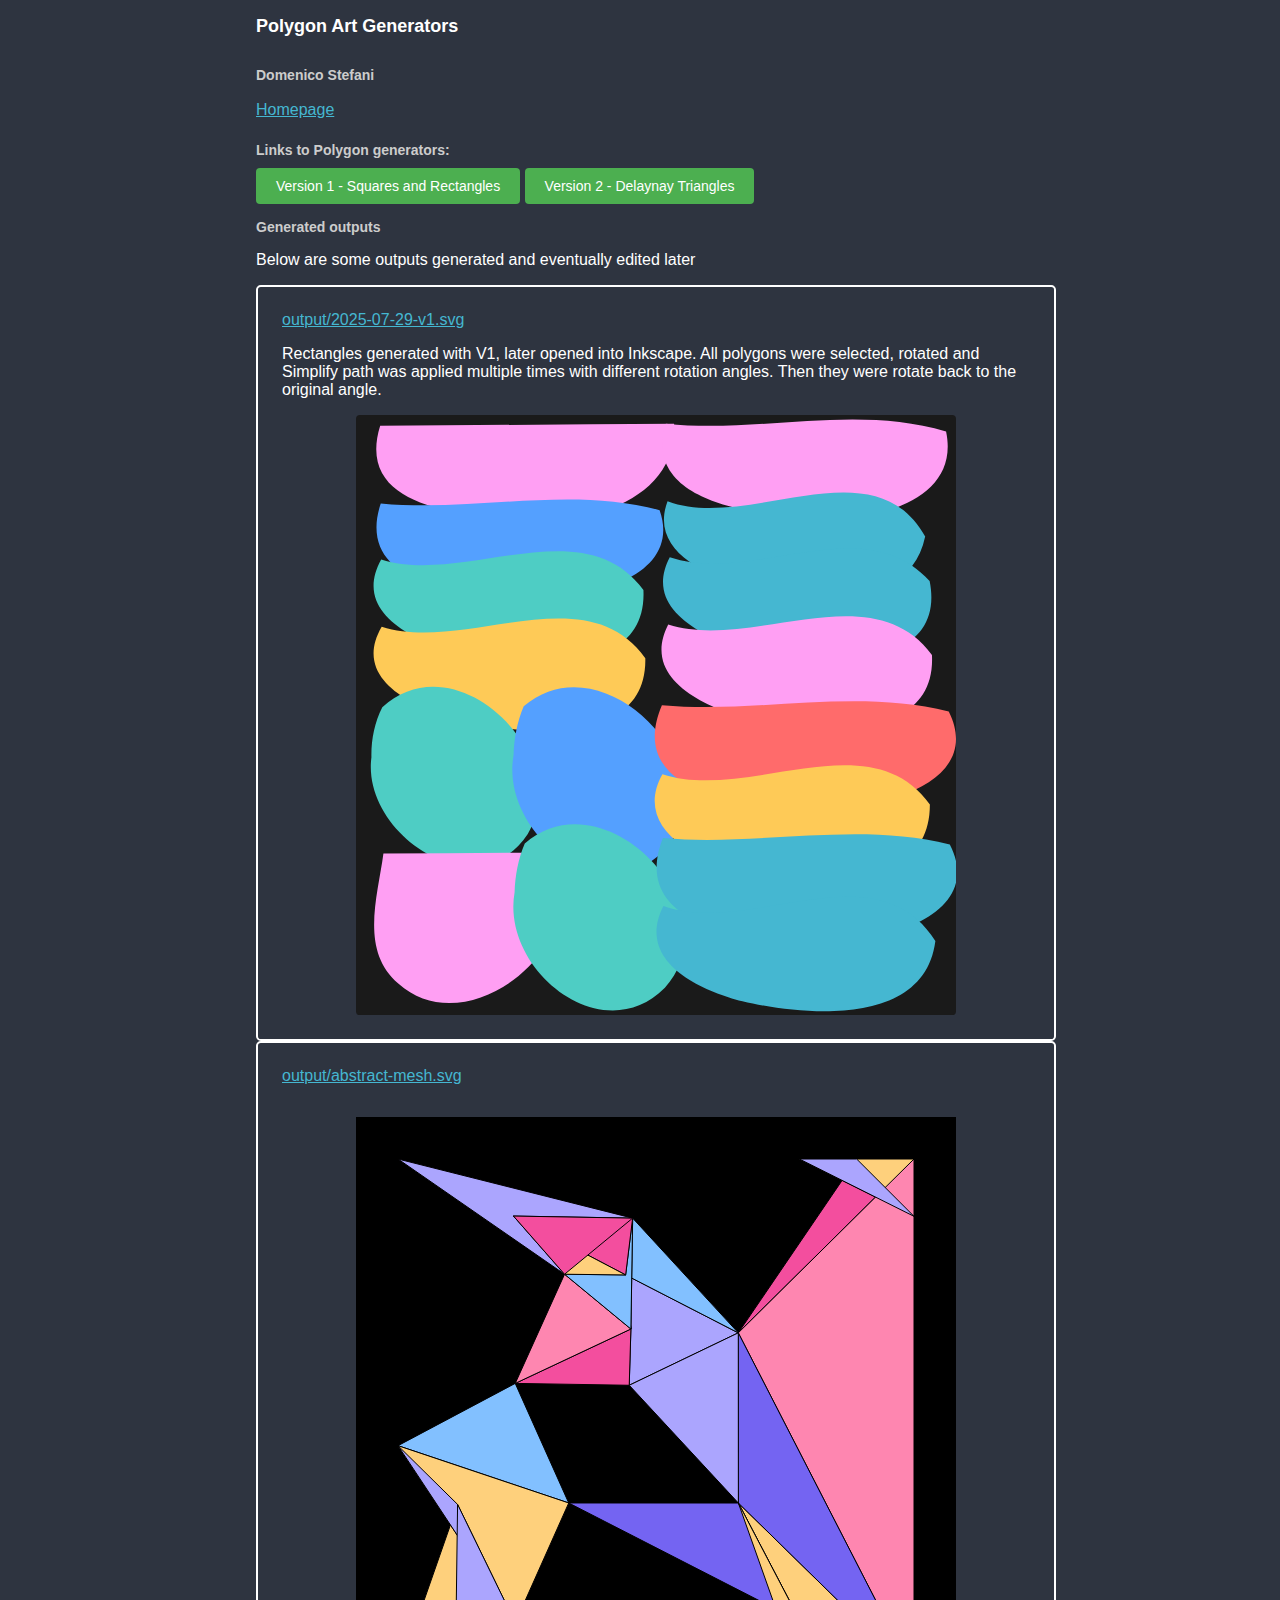
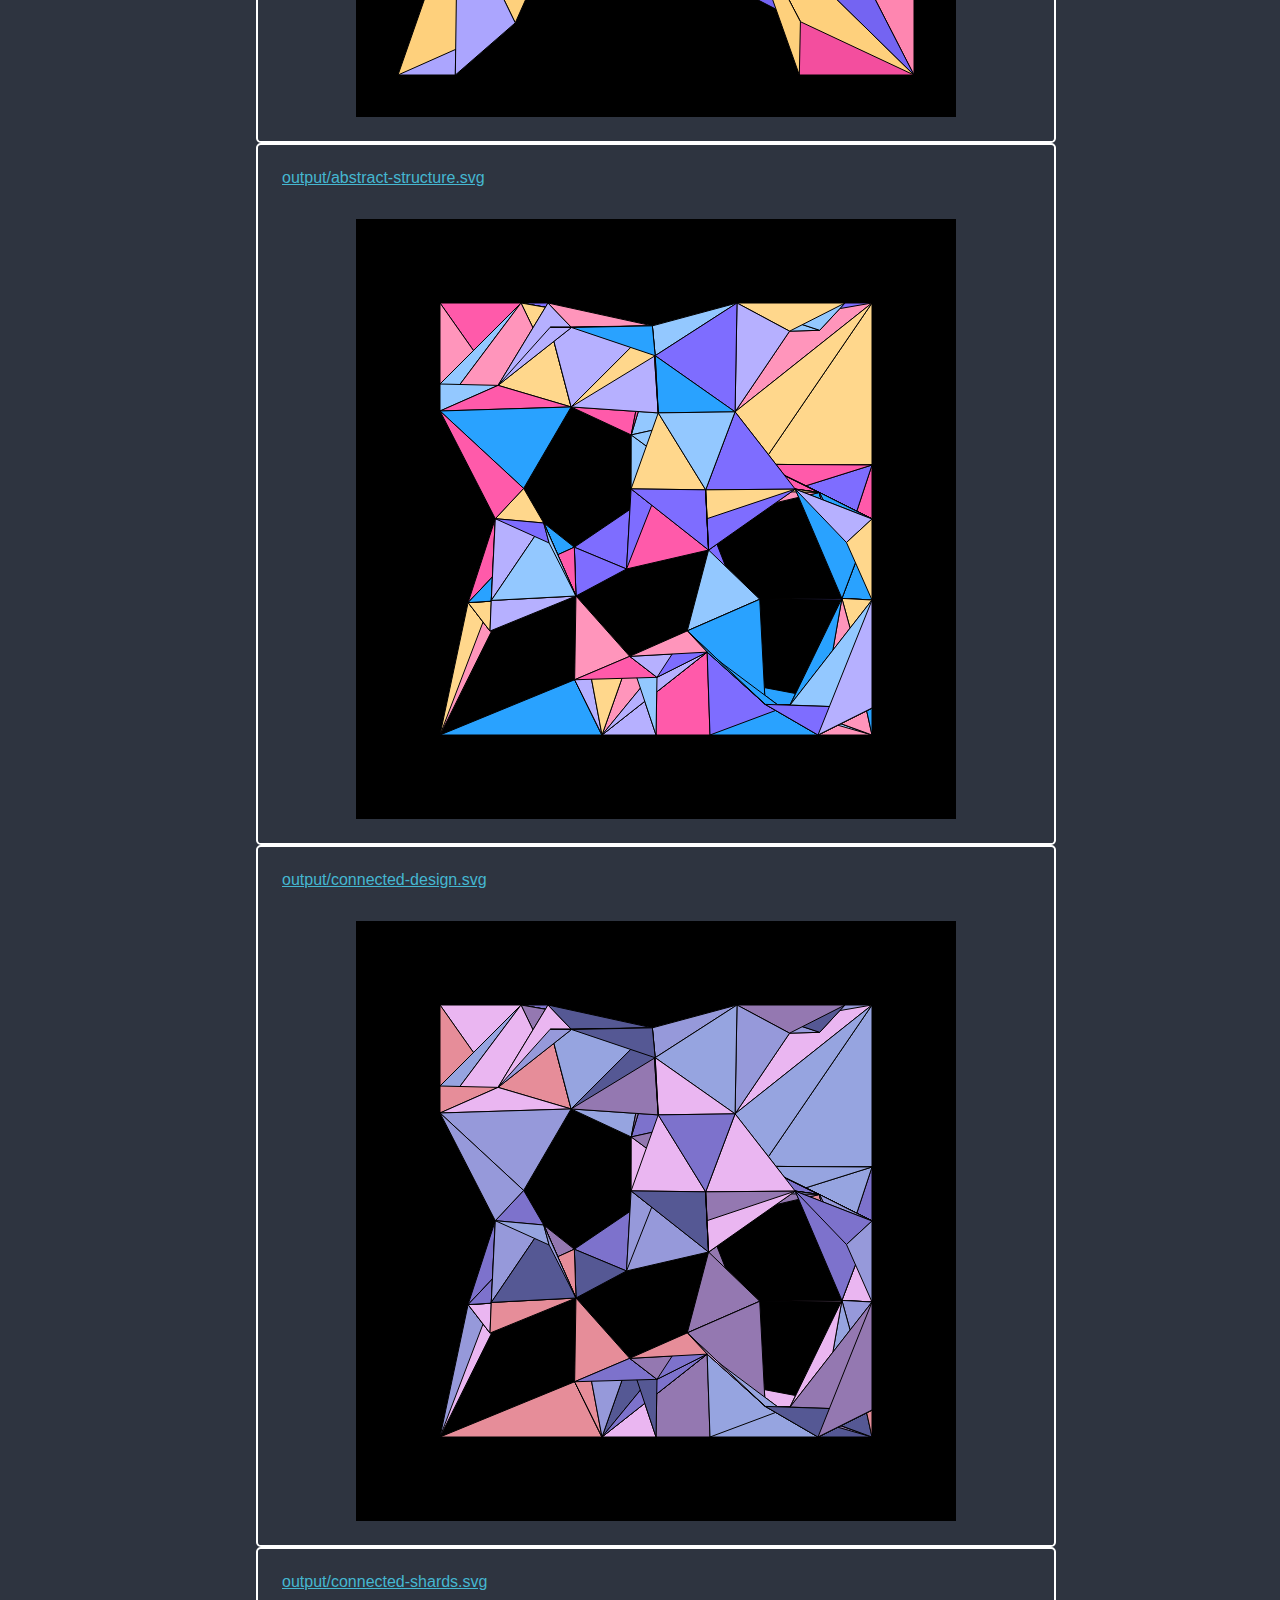
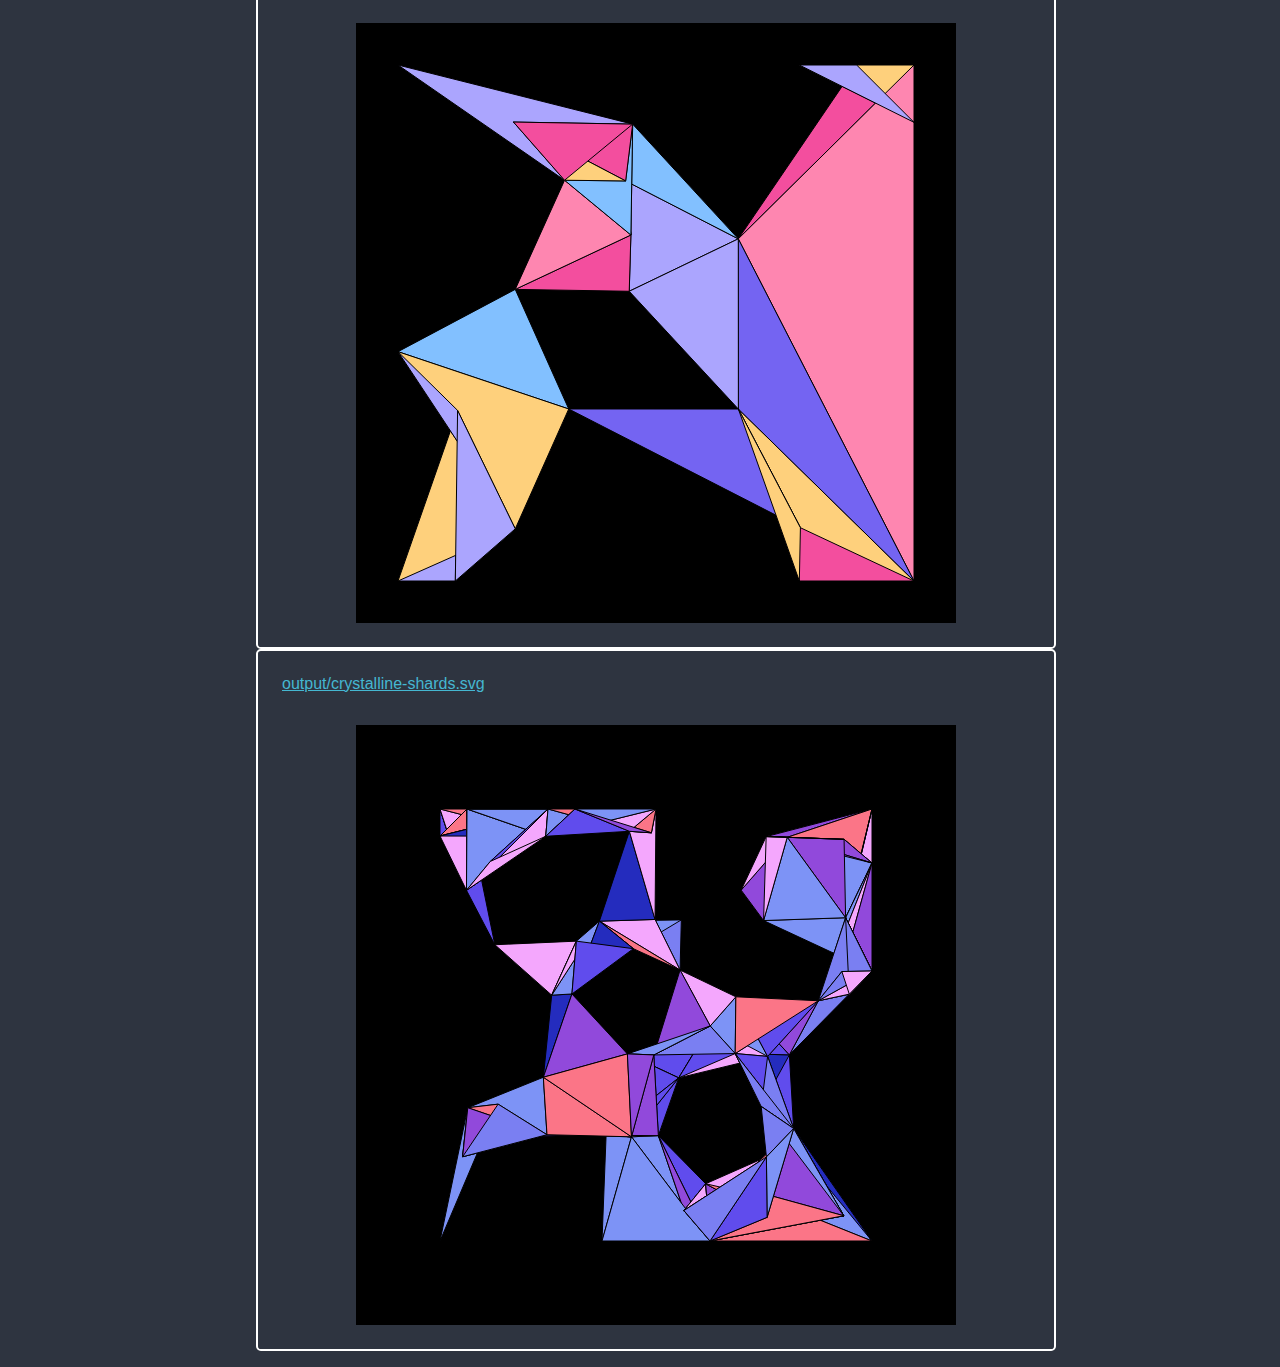
<file: index.html>
<!DOCTYPE html>
<html lang="en">
<head>
    <meta charset="UTF-8">
    <meta name="viewport" content="width=device-width, initial-scale=1.0">
    <title>Polygon Art Generators</title>
    <link rel="stylesheet" href="css/style.css">
</head>
<body>
    <div class="container">
        
        <h2>Polygon Art Generators</h2>
        <h3>Domenico Stefani</h3>
        <a href="https://www.domenicostefani.com/" style="margin: .5rem 0;" >Homepage</a>

        <h3>Links to Polygon generators:</h3>

        <div class="pages-list">
            <a href="v1-squares.html"><button>Version 1 - Squares and Rectangles</button></a>
            <a href="v2-polytriangles.html"><button>Version 2 - Delaynay Triangles</button></a>
        </div>  


            
        <div id="outputs">
            <h3>Generated outputs</h3>
            <p>Below are some outputs generated and eventually edited later</p>

            <div class="output-list">
                <div class="output-item">
                    <a href="output/2025-07-29-v1.svg">output/2025-07-29-v1.svg</a>
                    <p>Rectangles generated with V1, later opened into Inkscape. All polygons were selected, rotated and Simplify path was applied multiple times with different rotation angles. Then they were rotate back to the original angle.</p>
                    <img src="output/2025-07-29-v1.svg">

                </div>

                <!-- // output\abstract-mesh.svg -->
                <div class="output-item">
                    <a href="output/abstract-mesh.svg">output/abstract-mesh.svg</a>
                    <p></p>
                    <img src="output/abstract-mesh.svg">
                </div>  

                <!-- //output\abstract-structure.svg -->
                <div class="output-item">
                    <a href="output/abstract-structure.svg">output/abstract-structure.svg</a>
                    <p></p>
                    <img src="output/abstract-structure.svg">
                </div>

                <!-- output\connected-design.svg -->
                <div class="output-item">
                    <a href="output/connected-design.svg">output/connected-design.svg</a>
                    <p></p>
                    <img src="output/connected-design.svg">
                </div>  

                <!-- output\connected-shards.svg -->
                <div class="output-item">
                    <a href="output/connected-shards.svg">output/connected-shards.svg</a>
                    <p></p>
                    <img src="output/connected-shards.svg">
                </div>

                <!-- output\crystalline-shards.svg -->
                <div class="output-item">
                    <a href="output/crystalline-shards.svg">output/crystalline-shards.svg</a>
                    <p></p>
                    <img src="output/crystalline-shards.svg">
                </div>

            </div>

        </div>
            
    </div>


</body>
</html>
</file>
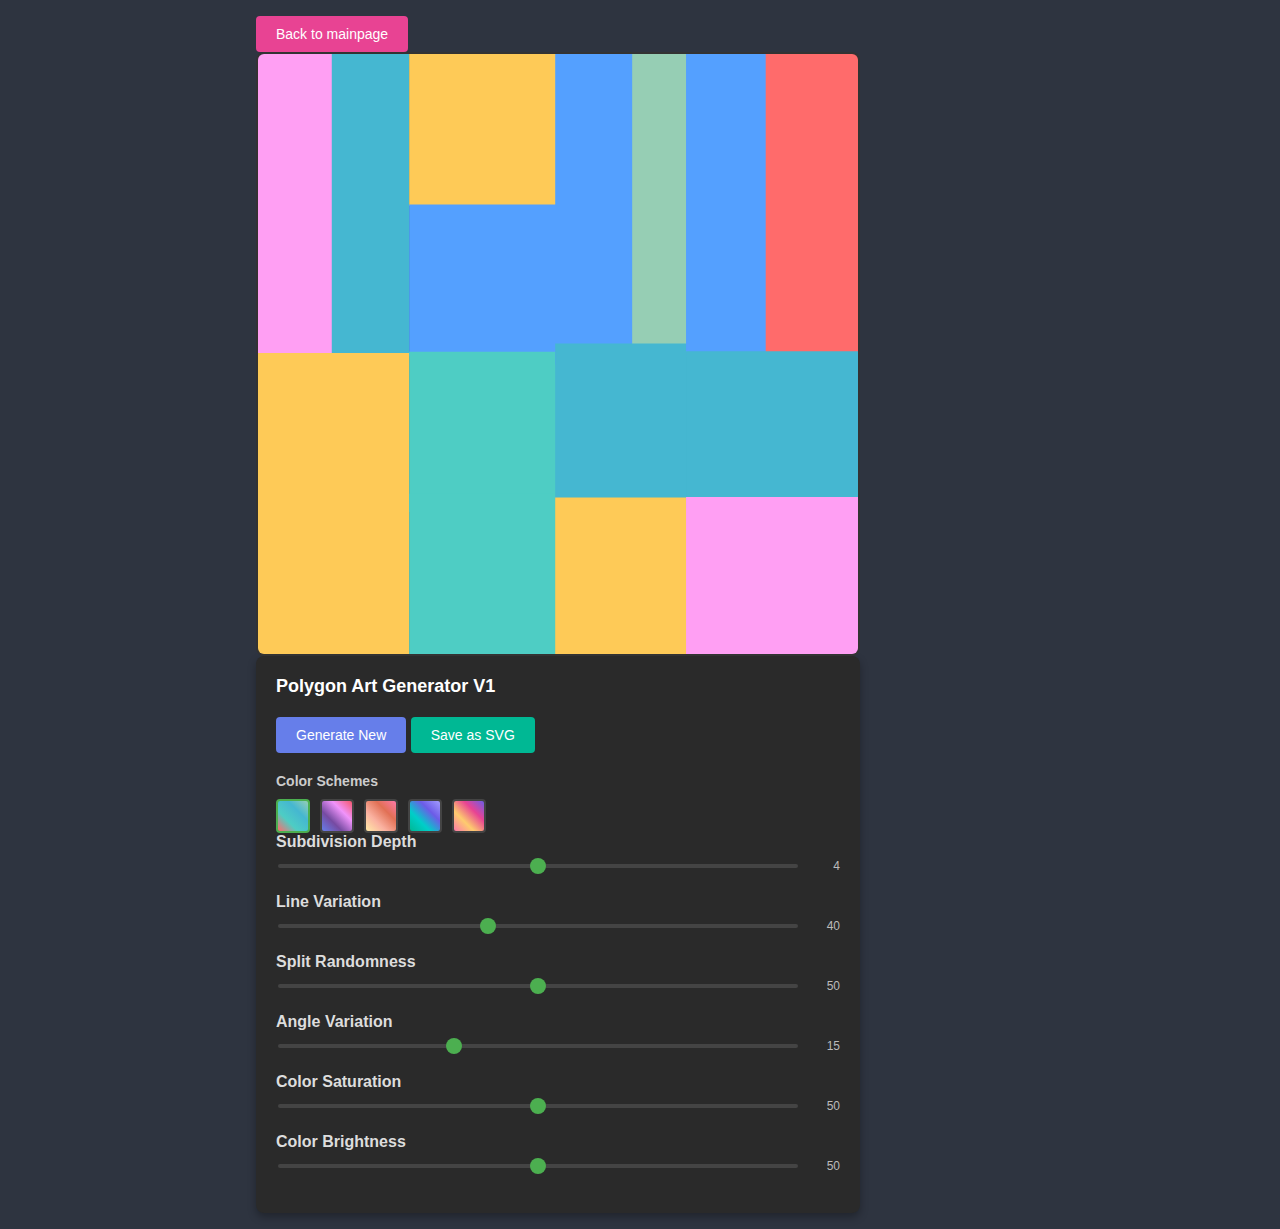
<file: v0-interface.html>
<!DOCTYPE html>
<html lang="en">
<head>
    <meta charset="UTF-8">
    <meta name="viewport" content="width=device-width, initial-scale=1.0">
    <title>Polygon Art Generator</title>
    <link rel="stylesheet" href="css/style.css">
</head>
<body>
    <div class="container">
        <div class="horver-flexbox">
            <a href="index.html"><button style="background-color: #e84393;">Back to mainpage</button></a>
        </div>
        <div class="horver-flexbox">
            <div class="canvas-container">
                <canvas id="artCanvas" width="600" height="600"></canvas>
            </div>
            
            <div class="controls">
                <h2>Polygon Art Generator V1</h2>

                <div class="control-group" style="margin-top: 20px;">
                    <button onclick="generateNew()" style="background-color: #667eea;">Generate New</button>
                    <button onclick="saveSVG()" style="background-color: #00b894;">Save as SVG</button>
                </div>

                <h3>Color Schemes</h3>
                <div class="color-preset">
                    <div class="color-btn active" data-scheme="vibrant" style="background: linear-gradient(45deg, #ff6b6b, #4ecdc4, #45b7d1, #96ceb4);"></div>
                    <div class="color-btn" data-scheme="cool" style="background: linear-gradient(45deg, #667eea, #764ba2, #f093fb, #f5576c);"></div>
                    <div class="color-btn" data-scheme="warm" style="background: linear-gradient(45deg, #ffeaa7, #fab1a0, #e17055, #fd79a8);"></div>
                    <div class="color-btn" data-scheme="nature" style="background: linear-gradient(45deg, #00b894, #00cec9, #6c5ce7, #a29bfe);"></div>
                    <div class="color-btn" data-scheme="sunset" style="background: linear-gradient(45deg, #fd79a8, #fdcb6e, #e84393, #6c5ce7);"></div>
                </div>
            
                <div class="control-group">
                    <label>Subdivision Depth</label>
                    <div class="slider-container">
                        <input type="range" id="subdivisionDepth" min="2" max="6" value="4">
                        <span class="value-display" id="subdivisionDepthValue">4</span>
                    </div>
                </div>
            
                <div class="control-group">
                    <label>Line Variation</label>
                    <div class="slider-container">
                        <input type="range" id="lineVariation" min="0" max="100" value="40">
                        <span class="value-display" id="lineVariationValue">40</span>
                    </div>
                </div>
            
                <div class="control-group">
                    <label>Split Randomness</label>
                    <div class="slider-container">
                        <input type="range" id="splitRandomness" min="10" max="90" value="50">
                        <span class="value-display" id="splitRandomnessValue">50</span>
                    </div>
                </div>
            
                <div class="control-group">
                    <label>Angle Variation</label>
                    <div class="slider-container">
                        <input type="range" id="angleVariation" min="0" max="45" value="15">
                        <span class="value-display" id="angleVariationValue">15</span>
                    </div>
                </div>
            
                <div class="control-group">
                    <label>Color Saturation</label>
                    <div class="slider-container">
                        <input type="range" id="saturation" min="0" max="100" value="50">
                        <span class="value-display" id="saturationValue">50</span>
                    </div>
                </div>
            
                <div class="control-group">
                    <label>Color Brightness</label>
                    <div class="slider-container">
                        <input type="range" id="brightness" min="0" max="100" value="50">
                        <span class="value-display" id="brightnessValue">50</span>
                    </div>
                </div>
            
            </div>
        </div>
    </div>

    <script>
        const canvas = document.getElementById('artCanvas');
        const ctx = canvas.getContext('2d');
        let currentScheme = 'vibrant';
        let allPolygons = [];
        
        const colorSchemes = {
            vibrant: ['#ff6b6b', '#4ecdc4', '#45b7d1', '#96ceb4', '#feca57', '#ff9ff3', '#54a0ff'],
            cool: ['#667eea', '#764ba2', '#f093fb', '#f5576c', '#4834d4', '#686de0', '#30336b'],
            warm: ['#ffeaa7', '#fab1a0', '#e17055', '#fd79a8', '#fdcb6e', '#e84393', '#fd79a8'],
            nature: ['#00b894', '#00cec9', '#6c5ce7', '#a29bfe', '#55a3ff', '#26de81', '#2bcbba'],
            sunset: ['#fd79a8', '#fdcb6e', '#e84393', '#6c5ce7', '#74b9ff', '#0984e3', '#a29bfe']
        };
        
        function getRandomColor() {
            let res = undefined;
            while (res === undefined || res === null) {
                const scheme = colorSchemes[currentScheme];
                res = scheme[Math.floor(Math.random() * scheme.length)];
            }
            return res;
        }
        
        // Create a wavy/curved line between two points
        function createVariedLine(p1, p2, variation) {
            if (variation === 0) return [p1, p2];
            
            const points = [p1];
            const segments = 3 + Math.floor(Math.random() * 3); // 3-5 segments
            
            for (let i = 1; i < segments; i++) {
                const t = i / segments;
                const baseX = p1.x + (p2.x - p1.x) * t;
                const baseY = p1.y + (p2.y - p1.y) * t;
                
                // Add perpendicular variation
                const dx = p2.x - p1.x;
                const dy = p2.y - p1.y;
                const length = Math.sqrt(dx * dx + dy * dy);
                const perpX = -dy / length;
                const perpY = dx / length;
                
                const maxVariation = length * (variation / 100) * 0.2;
                const offset = (Math.random() - 0.5) * maxVariation;
                
                points.push({
                    x: baseX + perpX * offset,
                    y: baseY + perpY * offset
                });
            }
            
            points.push(p2);
            return points;
        }

        function hexToHSL(hex) {
            let r = parseInt(hex.slice(1, 3), 16) / 255;
            let g = parseInt(hex.slice(3, 5), 16) / 255;
            let b = parseInt(hex.slice(5, 7), 16) / 255;

            const max = Math.max(r, g, b);
            const min = Math.min(r, g, b);
            let h, s, l = (max + min) / 2;

            if (max === min) {
                h = s = 0; // achromatic
            } else {
                const d = max - min;
                s = l > 0.5 ? d / (2 - max - min) : d / (max + min);
                switch (max) {
                    case r: h = (g - b) / d + (g < b ? 6 : 0); break;
                    case g: h = (b - r) / d + 2; break;
                    case b: h = (r - g) / d + 4; break;
                }
                h /= 6;
            }

            return { h: h * 360, s: s * 100, l: l * 100 };
        }

        function hslToHex(h, s, l) {
            s /= 100;
            l /= 100;

            const a = s * Math.min(l, 1 - l);
            const f = (n) => {
                const k = (n + h / 30) % 12;
                const color = l - a * Math.max(-1, Math.min(k - 3, 9 - k, 1));
                return Math.round(color * 255).toString(16).padStart(2, '0');
            };

            return `#${f(0)}${f(8)}${f(4)}`;
        }

        function applyColorAdjustments(color, brightness, saturation) {
            // Saturation is 0-1, brightness is 0-1
            // const hsl = hexToHSL(color);
            // enclose in try catch to handle invalid hex
            let hexres;
            let hsl;
            try {
                // if color is undefined
                if (!color) {
                    console.error("applyColorAdjustments received 'color' that is is undefined or null: ", color);
                    return "#000000"; // Default to black if color is invalid
                }
                hsl = hexToHSL(color);
            } catch (e) {
                console.error(`Invalid hex color: ${color}`, e);
                return color; // Return original color if invalid
            }



            // console.log(`hex #`,color.toString(16),`to HSL:`, hsl);

            // For both saturation and brightness passed arguments (0-1) the range 0-0.5 reduces the current saturation/brightness to zero (so mapped 0-current value),
            // and the range 0.5-1 increases the current saturation/brightness to the maximum (so mapped current value-100).
            hsl.s = (saturation < 0.5) ? hsl.s * (saturation * 2) : hsl.s + (100 - hsl.s) * ((saturation - 0.5) * 2);
            hsl.l = (brightness < 0.5) ? hsl.l * (brightness * 2) : hsl.l + (100 - hsl.l) * ((brightness - 0.5) * 2);
            hsl.s = Math.max(0, Math.min(100, hsl.s));
            hsl.l = Math.max(0, Math.min(100, hsl.l));


            // console.log(`HSL after adjustments:`, hsl);
            hexres = hslToHex(hsl.h, hsl.s, hsl.l);
            // console.log(`HSL `,hsl,` to hex:`, hexres);
            return hexres;
        }
        
        // Recursive space subdivision
        function subdivideSpace(bounds, depth, maxDepth) {
            if (depth >= maxDepth) {
                // Create final polygon
                const brightness = parseInt(document.getElementById('brightness').value) / 100;
                const saturation = parseInt(document.getElementById('saturation').value) / 100;

                const origcolor = getRandomColor();

                allPolygons.push({
                    points: [
                        { x: bounds.left, y: bounds.top },
                        { x: bounds.right, y: bounds.top },
                        { x: bounds.right, y: bounds.bottom },
                        { x: bounds.left, y: bounds.bottom }
                    ],
                    origcolor: origcolor,
                    displaycolor: origcolor,
                });
                return;
            }
            
            const width = bounds.right - bounds.left;
            const height = bounds.bottom - bounds.top;
            const splitRandomness = parseInt(document.getElementById('splitRandomness').value) / 100;
            const angleVariation = parseInt(document.getElementById('angleVariation').value);

            let curVectorInstructions = [];
            
            // Decide whether to split horizontally or vertically
            const splitVertically = Math.random() > 0.5;
            
            if (splitVertically && width > 50) {
                // Vertical split
                const minSplit = bounds.left + width * 0.2;
                const maxSplit = bounds.right - width * 0.2;
                const splitX = minSplit + (maxSplit - minSplit) * (0.3 + splitRandomness * 0.4);
                
                // Create split line with variation
                let topPoint = { x: splitX, y: bounds.top };
                let bottomPoint = { x: splitX, y: bounds.bottom };
                
                // Add angle variation
                if (angleVariation > 0) {
                    const angle = (Math.random() - 0.5) * (angleVariation * Math.PI / 180);
                    const centerY = bounds.top + height / 2;
                    const halfHeight = height / 2;
                    
                    topPoint.x = splitX + Math.tan(angle) * halfHeight;
                    bottomPoint.x = splitX - Math.tan(angle) * halfHeight;
                }
                
                // Ensure points stay within bounds
                topPoint.x = Math.max(bounds.left, Math.min(bounds.right, topPoint.x));
                bottomPoint.x = Math.max(bounds.left, Math.min(bounds.right, bottomPoint.x));
                
                // Create left and right bounds
                const leftBounds = {
                    left: bounds.left,
                    right: Math.max(topPoint.x, bottomPoint.x),
                    top: bounds.top,
                    bottom: bounds.bottom,
                    splitLine: { top: topPoint, bottom: bottomPoint }
                };
                
                const rightBounds = {
                    left: Math.min(topPoint.x, bottomPoint.x),
                    right: bounds.right,
                    top: bounds.top,
                    bottom: bounds.bottom,
                    splitLine: { top: topPoint, bottom: bottomPoint }
                };
                
                subdivideSpace(leftBounds, depth + 1, maxDepth);
                subdivideSpace(rightBounds, depth + 1, maxDepth);
                
            } else if (!splitVertically && height > 50) {
                // Horizontal split
                const minSplit = bounds.top + height * 0.2;
                const maxSplit = bounds.bottom - height * 0.2;
                const splitY = minSplit + (maxSplit - minSplit) * (0.3 + splitRandomness * 0.4);
                
                // Create split line with variation
                let leftPoint = { x: bounds.left, y: splitY };
                let rightPoint = { x: bounds.right, y: splitY };
                
                // Add angle variation
                if (angleVariation > 0) {
                    const angle = (Math.random() - 0.5) * (angleVariation * Math.PI / 180);
                    const centerX = bounds.left + width / 2;
                    const halfWidth = width / 2;
                    
                    leftPoint.y = splitY - Math.tan(angle) * halfWidth;
                    rightPoint.y = splitY + Math.tan(angle) * halfWidth;
                }
                
                // Ensure points stay within bounds
                leftPoint.y = Math.max(bounds.top, Math.min(bounds.bottom, leftPoint.y));
                rightPoint.y = Math.max(bounds.top, Math.min(bounds.bottom, rightPoint.y));
                
                // Create top and bottom bounds
                const topBounds = {
                    left: bounds.left,
                    right: bounds.right,
                    top: bounds.top,
                    bottom: Math.max(leftPoint.y, rightPoint.y),
                    splitLine: { left: leftPoint, right: rightPoint }
                };
                
                const bottomBounds = {
                    left: bounds.left,
                    right: bounds.right,
                    top: Math.min(leftPoint.y, rightPoint.y),
                    bottom: bounds.bottom,
                    splitLine: { left: leftPoint, right: rightPoint }
                };
                
                subdivideSpace(topBounds, depth + 1, maxDepth);
                subdivideSpace(bottomBounds, depth + 1, maxDepth);
                
            } else {
                // Create final polygon when can't split further
                const color = getRandomColor();
                allPolygons.push({
                    points: [
                        { x: bounds.left, y: bounds.top },
                        { x: bounds.right, y: bounds.top },
                        { x: bounds.right, y: bounds.bottom },
                        { x: bounds.left, y: bounds.bottom }
                    ],
                    origcolor: color,
                    displaycolor: color,
                });
            }
        }
        
        function drawPolygon(points, color) {
            if (points.length < 3) return;
            
            ctx.beginPath();
            ctx.moveTo(points[0].x, points[0].y);
            
            for (let i = 1; i < points.length; i++) {
                ctx.lineTo(points[i].x, points[i].y);
            }
            
            ctx.closePath();
            ctx.fillStyle = color;
            ctx.fill();
        }

        function colorPolygons(polygons) {
            const brightness = parseInt(document.getElementById('brightness').value) / 100;
            const saturation = parseInt(document.getElementById('saturation').value) / 100;

            polygons.forEach(polygon => {
                polygon.displaycolor = applyColorAdjustments(polygon.origcolor, brightness, saturation);
            });
        }
        

        function repaintPolygons() {
            colorPolygons(allPolygons);
            // Draw all polygons
            allPolygons.forEach(polygon => {
                drawPolygon(polygon.points, polygon.displaycolor);
            });
            curVectorInstructions = allPolygons
        }
        function generatePolygons() {
            curVectorInstructions = [];
            ctx.clearRect(0, 0, canvas.width, canvas.height);
            allPolygons = [];
            
            const maxDepth = parseInt(document.getElementById('subdivisionDepth').value);
            
            // Start with the entire canvas
            const initialBounds = {
                left: 0,
                right: canvas.width,
                top: 0,
                bottom: canvas.height
            };
            
            subdivideSpace(initialBounds, 0, maxDepth);

            repaintPolygons();
        }


        function generateRandomName() {
            const adjectives = [
                'brave', 'clever', 'swift', 'mighty', 'gentle', 'fierce', 'wise', 'bold',
                'cheerful', 'curious', 'daring', 'elegant', 'graceful', 'humble', 'kind',
                'loyal', 'noble', 'patient', 'quiet', 'resilient', 'serene', 'thoughtful',
                'vibrant', 'witty', 'zealous', 'amazing', 'brilliant', 'creative', 'dynamic',
                'energetic', 'fantastic', 'glorious', 'heroic', 'inspiring', 'joyful'
            ];

            const nouns = [
                'Thunder', 'Lightning', 'Storm', 'Blaze', 'Frost', 'Shadow', 'Crystal', 'Ember',
                'Vortex', 'Comet', 'Nebula', 'Eclipse', 'Aurora', 'Tempest', 'Zephyr', 'Titan',
                'Prism', 'Vertex', 'Matrix', 'Zenith', 'Catalyst', 'Phantom', 'Spectrum', 'Viper',
                'Falcon', 'Raven', 'Wolf', 'Dragon', 'Griffin', 'Phoenix', 'Tiger', 'Shark',
                'Summit', 'Canyon', 'Glacier', 'Volcano', 'Ocean', 'Forest', 'Desert', 'Mountain'
            ];

            const randomAdjective = adjectives[Math.floor(Math.random() * adjectives.length)];
            const randomNoun = nouns[Math.floor(Math.random() * nouns.length)];
            
            res = `${randomAdjective}-${randomNoun}`;
            // All lower case
            res = res.toLowerCase();
            // Replace spaces with dashes
            res = res.replace(/\s+/g, '-');
            return res;
        }

        function saveSVG() {
            const svgContent = `<svg xmlns="http://www.w3.org/2000/svg" width="${canvas.width}" height="${canvas.height}">` +
                allPolygons.map(polygon => {
                    const points = polygon.points.map(p => `${p.x},${p.y}`).join(' ');
                    return `<polygon points="${points}" fill="${polygon.displaycolor}" />`;
                }).join('') +
                `</svg>`;
            
            const blob = new Blob([svgContent], { type: 'image/svg+xml' });
            const url = URL.createObjectURL(blob);
            const a = document.createElement('a');
            a.href = url;
            // a.download = 'polygon_art.svg';

            a.download = generateRandomName() + '.svg';

            a.click();
            URL.revokeObjectURL(url);
        }
        
        function generateNew() {
            generatePolygons();
        }
        
        // Event listeners for sliders
        // document.querySelectorAll('input[type="range"]').forEach(slider => {
        //     const valueDisplay = document.getElementById(slider.id + 'Value');
            
        //     slider.addEventListener('input', function() {
        //         valueDisplay.textContent = this.value;
        //         // generatePolygons();
        //         repaintPolygons();
        //     });
        // });

        // Call repaintPolygons whenever the brighness or saturation sliders change
        document.getElementById('brightness').addEventListener('input', function() {
            document.getElementById('brightnessValue').textContent = this.value;
            repaintPolygons();
        });
        document.getElementById('saturation').addEventListener('input', function() {
            document.getElementById('saturationValue').textContent = this.value;
            repaintPolygons();
        });

        // Call subdivideSpace whenever the remaining sliders change
        const subdividingSliders = ['subdivisionDepth','lineVariation','splitRandomness','angleVariation']
        subdividingSliders.forEach(id => {
            document.getElementById(id).addEventListener('input', function() {
                document.getElementById(id + 'Value').textContent = this.value;
                generatePolygons();
            });
        });

        // Double clicking on any slider shoud reset it to its default value
        document.querySelectorAll('input[type="range"]').forEach(slider => {
            slider.addEventListener('dblclick', function() {
                this.value = this.defaultValue;
                document.getElementById(this.id + 'Value').textContent = this.value;
                if (subdividingSliders.includes(this.id)) {
                    generatePolygons();
                } else {
                    repaintPolygons();
                }
            });
        });



        
        // Color scheme selection
        document.querySelectorAll('.color-btn').forEach(btn => {
            btn.addEventListener('click', function() {
                document.querySelectorAll('.color-btn').forEach(b => b.classList.remove('active'));
                this.classList.add('active');
                currentScheme = this.dataset.scheme;
                generatePolygons();
            });
        });
        
        // Initial generation
        generatePolygons();
    </script>
</body>
</html>
</file>
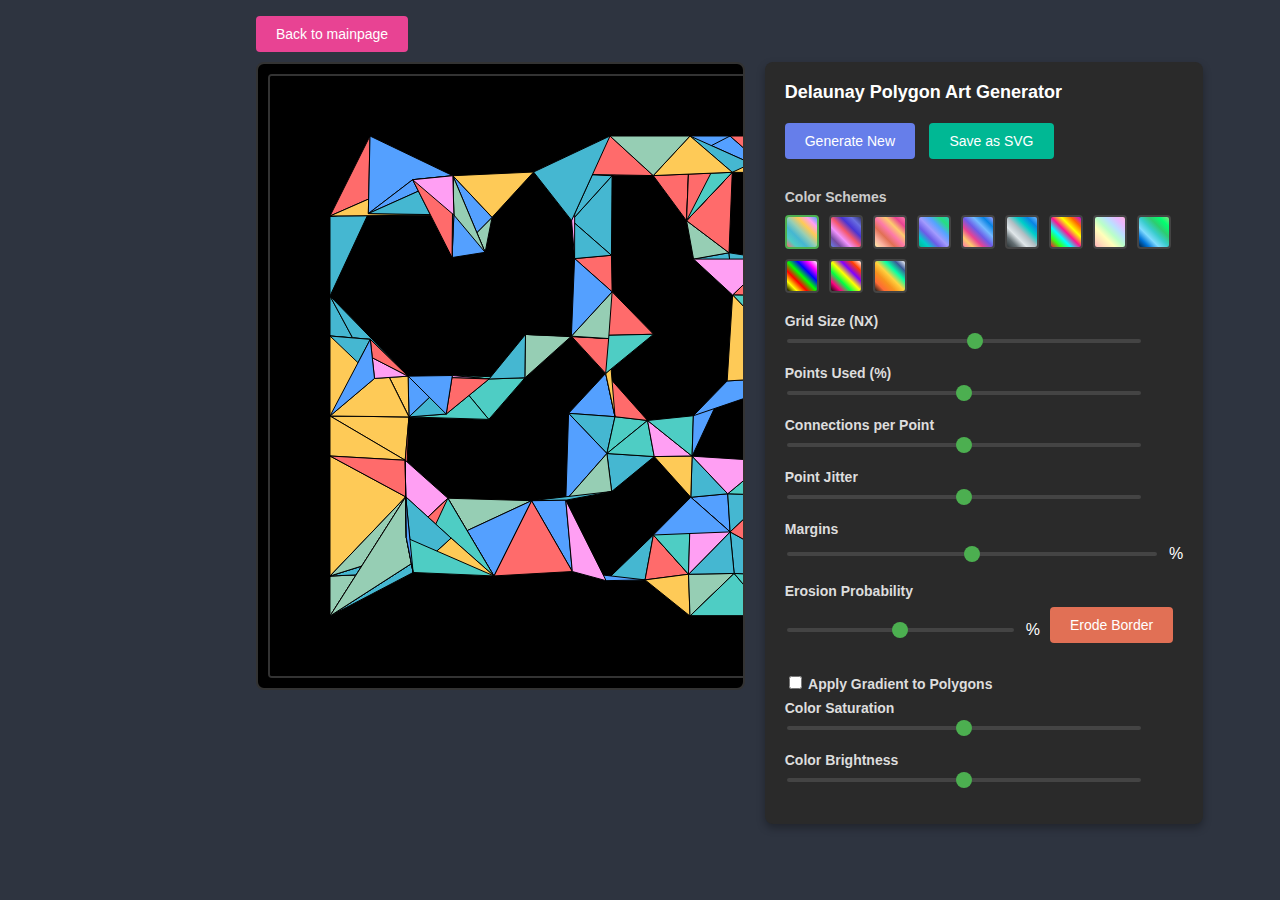
<file: v2-polytriangles.html>
<!DOCTYPE html>
<html lang="en">
<head>
    <meta charset="UTF-8">
    <meta name="viewport" content="width=device-width, initial-scale=1.0">
    <title>Delaunay Polygon Art Generator</title>
    <style>
        body {
            margin: 0;
            padding: 20px;
            background: #1a1a1a;
            color: white;
            font-family: 'Segoe UI', Tahoma, Geneva, Verdana, sans-serif;
        }
        
        .container {
            max-width: 1200px;
            margin: 0 auto;
        }
        
        .horver-flexbox {
            display: flex;
            gap: 20px;
            align-items: flex-start;
        }
        
        .canvas-container {
            background: #000;
            border-radius: 8px;
            padding: 10px;
        }
        
        #artCanvas {
            border: 2px solid #333;
            border-radius: 4px;
            background: #000;
        }
        
        .controls {
            background: #2a2a2a;
            padding: 20px;
            border-radius: 8px;
            min-width: 300px;
        }
        
        .controls h2 {
            margin-top: 0;
            color: #fff;
        }
        
        .controls h3 {
            margin: 20px 0 10px 0;
            color: #ccc;
        }
        
        .control-group {
            margin-bottom: 15px;
        }
        
        .control-group label {
            display: block;
            margin-bottom: 5px;
            color: #ccc;
            font-size: 14px;
        }
        
        .slider-container {
            display: flex;
            align-items: center;
            gap: 10px;
        }
        
        input[type="range"] {
            flex: 1;
            height: 4px;
            background: #555;
            outline: none;
            border-radius: 2px;
            -webkit-appearance: none;
        }
        
        input[type="range"]::-webkit-slider-thumb {
            -webkit-appearance: none;
            appearance: none;
            width: 16px;
            height: 16px;
            background: #667eea;
            cursor: pointer;
            border-radius: 50%;
        }
        
        input[type="range"]::-moz-range-thumb {
            width: 16px;
            height: 16px;
            background: #667eea;
            cursor: pointer;
            border-radius: 50%;
            border: none;
        }
        
        .value-display {
            min-width: 30px;
            text-align: center;
            font-weight: bold;
            color: #fff;
        }
        
        button {
            background: #667eea;
            color: white;
            border: none;
            padding: 10px 20px;
            border-radius: 4px;
            cursor: pointer;
            font-size: 14px;
            margin-right: 10px;
            margin-bottom: 10px;
        }
        
        button:hover {
            opacity: 0.8;
        }
        
        .color-preset {
            display: flex;
            gap: 10px;
            margin-bottom: 20px;
        }
        
        .color-btn {
            width: 40px;
            height: 40px;
            border-radius: 8px;
            cursor: pointer;
            border: 3px solid transparent;
            transition: border-color 0.2s;
        }
        
        .color-btn:hover {
            border-color: #fff;
        }
        
        .color-btn.active {
            border-color: #667eea;
        }
    </style>
    <link rel="stylesheet" href="css/style.css">
</head>
<body>
    <div class="container">
        <div class="horver-flexbox">
            <a href="index.html"><button style="background-color: #e84393;">Back to mainpage</button></a>
        </div>
        <div class="horver-flexbox">
            <div class="canvas-container">
                <canvas id="artCanvas" width="600" height="600"></canvas>
            </div>
            
            <div class="controls">
                <h2>Delaunay Polygon Art Generator</h2>

                <div class="control-group" style="margin-top: 20px;">
                    <button onclick="generateNew()" style="background-color: #667eea;">Generate New</button>
                    <button onclick="thePolygons.saveSVG()" style="background-color: #00b894;">Save as SVG</button>
                </div>

                <h3>Color Schemes</h3>
                <div id="color-preset" class="color-preset">
                    <div class="color-btn active" data-scheme="vibrant" style="background: linear-gradient(45deg, #ff6b6b, #4ecdc4, #45b7d1, #96ceb4);"></div>
                    <!-- <div class="color-btn" data-scheme="cool" style="background: linear-gradient(45deg, #667eea, #764ba2, #f093fb, #f5576c);"></div>
                    <div class="color-btn" data-scheme="warm" style="background: linear-gradient(45deg, #ffeaa7, #fab1a0, #e17055, #fd79a8);"></div>
                    <div class="color-btn" data-scheme="cool" style="background: linear-gradient(45deg, rgb(102, 126, 234), rgb(118, 75, 162), rgb(240, 147, 251), rgb(245, 87, 108), rgb(72, 52, 212), rgb(104, 109, 224), rgb(48, 51, 107));"></div>
                    <div class="color-btn" data-scheme="nature" style="background: linear-gradient(45deg, #00b894, #00cec9, #6c5ce7, #a29bfe);"></div>
                    <div class="color-btn" data-scheme="sunset" style="background: linear-gradient(45deg, #fd79a8, #fdcb6e, #e84393, #6c5ce7);"></div> -->
                </div>
            
                <div class="control-group">
                    <label>Grid Size (NX)</label>
                    <div class="slider-container">
                        <input type="range" id="gridSize" min="5" max="20" value="12">
                        <span class="value-display" id="gridSizeValue">12</span>
                    </div>
                </div>
            
                <div class="control-group">
                    <label>Points Used (%)</label>
                    <div class="slider-container">
                        <input type="range" id="pointDensity" min="20" max="80" value="50">
                        <span class="value-display" id="pointDensityValue">50</span>
                    </div>
                </div>
            
                <div class="control-group">
                    <label>Connections per Point</label>
                    <div class="slider-container">
                        <input type="range" id="connections" min="3" max="9" value="4">
                        <span class="value-display" id="connectionsValue">4</span>
                    </div>
                </div>
            
                <div class="control-group">
                    <label>Point Jitter</label>
                    <div class="slider-container">
                        <input type="range" id="jitter" min="0" max="50" value="20">
                        <span class="value-display" id="jitterValue">20</span>
                    </div>
                </div>
            
                <div class="control-group">
                    <label>Margins</label>
                    <div class="slider-container">
                        <input type="range" id="margins" min="0" max="20" value="5">
                        <span><span class="value-display" id="marginsValue">5</span>%</span>
                    </div>
                </div>
                

                
                <div class="control-group">
                    <label>Erosion Probability</label>

                    <div class="slider-container">
                        <input type="range" id="erosionprob" min="0" max="100" value="5">
                        <span><span class="value-display" id="erosionprobValue">5</span>%</span>
                        <button onclick="thePolygons.erodeBorder()" style="background-color: #e17055;">Erode Border</button>
                    </div>
                </div>

                <!-- Toggle for Gradient -->
                <div class="control-group">
                    <label>
                        <input type="checkbox" id="doGradient" onclick="dogradentchange()">
                        Apply Gradient to Polygons
                    </label>
            
                <div class="control-group">
                    <label>Color Saturation</label>
                    <div class="slider-container">
                        <input type="range" id="saturation" min="0" max="100" value="70">
                        <span class="value-display" id="saturationValue">70</span>
                    </div>
                </div>
            
                <div class="control-group">
                    <label>Color Brightness</label>
                    <div class="slider-container">
                        <input type="range" id="brightness" min="0" max="100" value="60">
                        <span class="value-display" id="brightnessValue">60</span>
                    </div>
                </div>
            </div>
        </div>
    </div>

    <script>
        const canvas = document.getElementById('artCanvas');
        const ctx = canvas.getContext('2d');
        // let currentScheme = 'vibrant';
        let currentScheme = sessionStorage.getItem('colorScheme') || 'vibrant';

        
        class SVGpolyList {
            constructor() {
                this.gradient_instructions = [];
                this.polygon_instructions = [];
            }
            addGradient(gradientString) {
                this.gradient_instructions.push(gradientString);
            }
            addPolygon(polygonString) {
                this.polygon_instructions.push(polygonString);
            }

            clear() {
                this.gradient_instructions = [];
                this.polygon_instructions = [];
            }

            toSVG() {
                let reversedGradients = this.gradient_instructions.reverse();
                return `<svg xmlns="http://www.w3.org/2000/svg" width="${canvas.width}" height="${canvas.height}">
                    <defs>
                        ${this.gradient_instructions.join('')}
                    </defs>
                    <rect width="100%" height="100%" fill="#000"/>
                    ${this.polygon_instructions.join('')}
                </svg>`;
            }
        }


        class PolygonList {
            constructor() {
                this.polygons = [];
                this.svgPolyList = new SVGpolyList();
            }
            
            add(polygon) {
                this.polygons.push(polygon);
            }
            
            clear() {
                this.polygons = [];
            }
            
            getAll() {
                return this.polygons;
            }

            reassignRandomColors() {
                this.polygons.forEach(polygon => {
                    polygon.origcolor = getRandomColor();
                    polygon.displaycolor = applyColorAdjustments(polygon.origcolor, parseInt(document.getElementById('brightness').value) / 100, parseInt(document.getElementById('saturation').value) / 100);
                });
                this.renderPolygons();
            }

            renderPolygons() {
                const brightness = parseInt(document.getElementById('brightness').value) / 100;
                const saturation = parseInt(document.getElementById('saturation').value) / 100;
                
                ctx.fillStyle = '#000';
                ctx.fillRect(0, 0, canvas.width, canvas.height);

                this.polygons.sort((a, b) => a.points.length - b.points.length); // Sort by number of points
                

                let polycounter = 0;
                this.polygons.forEach(polygon => {
                    polygon.drawOrder = polycounter++;
                    polygon.displaycolor = applyColorAdjustments(polygon.origcolor, brightness, saturation);
                    drawPolygon(polygon.points, polygon.displaycolor, polygon);
                });
            }

            setDoGradient(doGradient) {
                sessionStorage.setItem('doGradient', doGradient);
                this.doGradient = doGradient;
            }

            
            erodeBorder() {
                const erosionProbability = parseInt(document.getElementById('erosionprob').value) / 100; // Convert to percentage

                let maxX, maxY, minX, minY;
                // Calculate boundaries by looping through all polygons
                this.polygons.forEach(polygon => {
                    polygon.points.forEach(p => {
                        if (maxX === undefined || p.x > maxX) maxX = p.x;
                        if (maxY === undefined || p.y > maxY) maxY = p.y;
                        if (minX === undefined || p.x < minX) minX = p.x;
                        if (minY === undefined || p.y < minY) minY = p.y;
                    });
                });


                this.polygons = this.polygons.filter(polygon => {
                    // const hasBorderPoint = polygon.points.some(p => p.x <= 0 || p.x >= canvas.width || p.y <= 0 || p.y >= canvas.height); // Not working because of margins
                    const hasBorderPoint = polygon.points.some(p => 
                        p.x <= minX + 1 || p.x >= maxX - 1 || p.y <= minY + 1 || p.y >= maxY - 1
                    );

                    return !hasBorderPoint || Math.random() > erosionProbability;
                });
                console.log('Total polygons after erosion:', this.polygons.length);

                this.renderPolygons();
            }

            saveSVG() {
                let svgContent = '';

                // sort polygons by drawOrder
                this.polygons.sort((a, b) => a.drawOrder - b.drawOrder);

                if (this.doGradient) {
                    // Generate gradient definitions
                    const gradientDefs = this.polygons.map(polygon => {
                        const gradientId = `grad-${generateRandomName()}`;
                        const gradientStart = polygon.gradientStartPoint;
                        const gradientEnd = polygon.gradientEndPoint;
                        
                        polygon.gradientId = gradientId; // Store the ID for later use
                        
                        return `<linearGradient id="${gradientId}" x1="${gradientStart.x}" y1="${gradientStart.y}" 
                            x2="${gradientEnd.x}" y2="${gradientEnd.y}" gradientUnits="userSpaceOnUse">
                            <stop offset="0%" stop-color="${polygon.displaycolor}"/>
                            <stop offset="100%" stop-color="#000000"/>
                        </linearGradient>`;
                    }).join('');

                    // Generate polygon elements
                    const polygonElements = this.polygons.map(polygon => {
                        const points = polygon.points.map(p => `${p.x},${p.y}`).join(' ');
                        return `<polygon points="${points}" fill="url(#${polygon.gradientId})" stroke="#000" stroke-width="1"/>`;
                    }).join('');

                    svgContent = `<svg xmlns="http://www.w3.org/2000/svg" width="${canvas.width}" height="${canvas.height}">
                        <defs>
                            ${gradientDefs}
                        </defs>
                        <rect width="100%" height="100%" fill="#000"/>
                        ${polygonElements}
                    </svg>`;
                } else {
                    svgContent = `<svg xmlns="http://www.w3.org/2000/svg" width="${canvas.width}" height="${canvas.height}">
                        <rect width="100%" height="100%" fill="#000"/>` +
                        this.polygons.map(polygon => {
                            const points = polygon.points.map(p => `${p.x},${p.y}`).join(' ');
                            return `<polygon points="${points}" fill="${polygon.displaycolor}" stroke="#000" stroke-width="1"/>`;
                        }).join('') +
                        `</svg>`;
                }
                
                const blob = new Blob([svgContent], { type: 'image/svg+xml' });
                const url = URL.createObjectURL(blob);
                const a = document.createElement('a');
                a.href = url;
                a.download = generateRandomName() + '.svg';
                a.click();
                URL.revokeObjectURL(url);
            }
        }

        let thePolygons = new PolygonList();
        
        const colorSchemes = {
            vibrant: ['#ff6b6b', '#4ecdc4', '#45b7d1', '#96ceb4', '#feca57', '#ff9ff3', '#54a0ff'],
            cool: ['#667eea', '#764ba2', '#f093fb', '#f5576c', '#4834d4', '#686de0', '#30336b'],
            warm: ['#ffeaa7', '#fab1a0', '#e17055', '#fd79a8', '#fdcb6e', '#e84393', '#fd79a8'],
            nature: ['#00b894', '#00cec9', '#6c5ce7', '#a29bfe', '#55a3ff', '#26de81', '#2bcbba'],
            sunset: ['#fd79a8', '#fdcb6e', '#e84393', '#6c5ce7', '#74b9ff', '#0984e3', '#a29bfe'],
            space: ['#2d3436', '#636e72', '#dfe6e9', '#b2bec3', '#00cec9', '#0984e3', '#74b9ff'],
        // New schemes
            neon: ['#ff073a', '#39ff14', '#00ffff', '#ff1493', '#ffff00', '#ff6600', '#bf00ff'],
            candy: ['#ffb3ba', '#ffdfba', '#ffffba', '#baffc9', '#bae1ff', '#e6baff', '#ffb3e6'],
            ocean: ['#001f3f', '#0074d9', '#7fdbff', '#39cccc', '#2ecc71', '#01ff70', '#85e085'],
            
            // High contrast schemes
            electric: ['#000000', '#ffff00', '#ff0000', '#00ff00', '#0000ff', '#ff00ff', '#ffffff'],
            cyberpunk: ['#0a0a0a', '#ff0080', '#00ff41', '#ffff00', '#8000ff', '#ff4000', '#ffffff'],
            retro: ['#1a1a1a', '#ff6b35', '#f7931e', '#ffd23f', '#06ffa5', '#3b5998', '#ffffff']
        };

        function spawnColorButtons() {
            const colorPresetContainer = document.getElementById('color-preset');
            console.log('Spawning color buttons with current scheme:', currentScheme);
            colorPresetContainer.innerHTML = ''; // Clear existing buttons
            
            Object.keys(colorSchemes).forEach(scheme => {
                const button = document.createElement('div');
                button.className = 'color-btn';
                button.style.background = `linear-gradient(45deg, ${colorSchemes[scheme].join(', ')})`;
                button.dataset.scheme = scheme;
                button.onclick = function() {
                    document.querySelectorAll('.color-btn').forEach(b => b.classList.remove('active'));
                    this.classList.add('active');
                    currentScheme = this.dataset.scheme;
                    sessionStorage.setItem('colorScheme', currentScheme);
                    // generateArt();
                    reassignRandomColors();
                };
                
                if (scheme === currentScheme) {
                    button.classList.add('active');
                }
                
                colorPresetContainer.appendChild(button);
            });



        //     document.querySelectorAll('.color-btn').forEach(btn => {
        //     btn.addEventListener('click', function() {
        //         document.querySelectorAll('.color-btn').forEach(b => b.classList.remove('active'));
        //         this.classList.add('active');
        //         currentScheme = this.dataset.scheme;
        //         sessionStorage.setItem('colorScheme', currentScheme);
        //         // generateArt();
        //         reassignRandomColors();
        //     });
        // });
        }
        
        function getRandomColor() {
            const scheme = colorSchemes[currentScheme];
            return scheme[Math.floor(Math.random() * scheme.length)];
        }
        
        function distance(p1, p2) {
            return Math.sqrt((p1.x - p2.x) ** 2 + (p1.y - p2.y) ** 2);
        }
        
        function findClosestPoints(point, points, count) {
            return points
                .filter(p => p !== point)
                .sort((a, b) => distance(point, a) - distance(point, b))
                .slice(0, count);
        }
        
        function convexHull(points) {
            if (points.length < 3) return points;
            
            // Find the bottom-most point (or left most in case of tie)
            let start = points.reduce((min, p) => 
                p.y < min.y || (p.y === min.y && p.x < min.x) ? p : min
            );
            
            let hull = [];
            let current = start;
            
            do {
                hull.push(current);
                let next = points[0];
                
                for (let p of points) {
                    if (p === current) continue;
                    
                    let cross = (next.x - current.x) * (p.y - current.y) - (next.y - current.y) * (p.x - current.x);
                    if (next === current || cross > 0 || (cross === 0 && distance(current, p) > distance(current, next))) {
                        next = p;
                    }
                }
                
                current = next;
            } while (current !== start);
            
            return hull;
        }
        
        function triangulate(points, edges) {
            // Simple polygon detection based on edge connectivity
            let polygons = [];
            let visited = new Set();
            
            // Create adjacency list
            let adjacency = new Map();
            points.forEach(p => adjacency.set(p, []));
            
            edges.forEach(edge => {
                adjacency.get(edge[0]).push(edge[1]);
                adjacency.get(edge[1]).push(edge[0]);
            });
            
            // Find triangles and quads
            for (let point of points) {
                let neighbors = adjacency.get(point);
                
                for (let i = 0; i < neighbors.length; i++) {
                    for (let j = i + 1; j < neighbors.length; j++) {
                        let n1 = neighbors[i];
                        let n2 = neighbors[j];
                        
                        // Check if n1 and n2 are connected (forms triangle)
                        if (adjacency.get(n1).includes(n2)) {
                            let triangle = [point, n1, n2].sort((a, b) => a.x - b.x || a.y - b.y);
                            let key = triangle.map(p => `${p.x},${p.y}`).join('|');
                            
                            if (!visited.has(key)) {
                                visited.add(key);
                                polygons.push(triangle);
                            }
                        }
                    }
                }
            }
            
            return polygons;
        }
        
        function hexToHSL(hex) {
            let r = parseInt(hex.slice(1, 3), 16) / 255;
            let g = parseInt(hex.slice(3, 5), 16) / 255;
            let b = parseInt(hex.slice(5, 7), 16) / 255;

            const max = Math.max(r, g, b);
            const min = Math.min(r, g, b);
            let h, s, l = (max + min) / 2;

            if (max === min) {
                h = s = 0;
            } else {
                const d = max - min;
                s = l > 0.5 ? d / (2 - max - min) : d / (max + min);
                switch (max) {
                    case r: h = (g - b) / d + (g < b ? 6 : 0); break;
                    case g: h = (b - r) / d + 2; break;
                    case b: h = (r - g) / d + 4; break;
                }
                h /= 6;
            }

            return { h: h * 360, s: s * 100, l: l * 100 };
        }

        function hslToHex(h, s, l) {
            s /= 100;
            l /= 100;

            const a = s * Math.min(l, 1 - l);
            const f = (n) => {
                const k = (n + h / 30) % 12;
                const color = l - a * Math.max(-1, Math.min(k - 3, 9 - k, 1));
                return Math.round(color * 255).toString(16).padStart(2, '0');
            };

            return `#${f(0)}${f(8)}${f(4)}`;
        }

        function applyColorAdjustments(color, brightness, saturation) {
            if (!color) return "#000000";
            
            try {
                let hsl = hexToHSL(color);
                hsl.s = (saturation < 0.5) ? hsl.s * (saturation * 2) : hsl.s + (100 - hsl.s) * ((saturation - 0.5) * 2);
                hsl.l = (brightness < 0.5) ? hsl.l * (brightness * 2) : hsl.l + (100 - hsl.l) * ((brightness - 0.5) * 2);
                hsl.s = Math.max(0, Math.min(100, hsl.s));
                hsl.l = Math.max(0, Math.min(100, hsl.l));
                return hslToHex(hsl.h, hsl.s, hsl.l);
            } catch (e) {
                return color;
            }
        }
        
        function drawPolygon(points, fillColor, polygon) {
            if (points.length < 3) return;
            
            ctx.beginPath();
            ctx.moveTo(points[0].x, points[0].y);
            
            for (let i = 1; i < points.length; i++) {
                ctx.lineTo(points[i].x, points[i].y);
            }
            
            ctx.closePath();
            const doGradient = thePolygons.doGradient;
            if (doGradient) {
                startPoint = polygon.gradientStartPoint;
                endPoint = polygon.gradientEndPoint;
                const gradient = ctx.createLinearGradient(startPoint.x, startPoint.y, endPoint.x, endPoint.y);
                gradient.addColorStop(0, fillColor);
                gradient.addColorStop(1, 'rgba(0, 0, 0, 255)'); // Black at the end

                ctx.fillStyle = gradient;
                ctx.fill();
            } else {
                ctx.fillStyle = fillColor;
                ctx.fill();
            }


            ctx.strokeStyle = '#000';
            ctx.lineWidth = 1;
            ctx.stroke();
        }

        document.addEventListener('DOMContentLoaded', function() {
            loadSliderValues();
            spawnColorButtons();
        });

        function loadSliderValues() {
            const gridSize = sessionStorage.getItem('gridSize'); // || document.getElementById('gridSize').value;
            console.log('Loaded gridSize from session storage:', gridSize);
            const pointDensity = sessionStorage.getItem('pointDensity'); // || document.getElementById('pointDensity').value;
            const connections = sessionStorage.getItem('connections'); // || document.getElementById('connections').value;
            const jitter = sessionStorage.getItem('jitter'); // || document.getElementById('jitter').value;
            const margins = sessionStorage.getItem('margins'); // || document.getElementById('margins').value;
            const erosionprob = sessionStorage.getItem('erosionprob'); // || document.getElementById('erosionprob').value;
            const doGradient = sessionStorage.getItem('doGradient') === 'true'; // || document.getElementById('doGradient
            const brightness = sessionStorage.getItem('brightness'); // || document.getElementById('brightness').value;
            const saturation = sessionStorage.getItem('saturation'); // || document.getElementById('saturation').value;

            console.log('Loaded values from session storage:', {
                gridSize, pointDensity, connections, jitter, margins, erosionprob, brightness, saturation
            });

            document.getElementById('gridSize').value = gridSize;
            document.getElementById('gridSizeValue').textContent = gridSize;
            document.getElementById('pointDensity').value = pointDensity;
            document.getElementById('pointDensityValue').textContent = pointDensity;
            document.getElementById('connections').value = connections;
            document.getElementById('connectionsValue').textContent = connections;
            document.getElementById('jitter').value = jitter;
            document.getElementById('jitterValue').textContent = jitter;
            document.getElementById('margins').value = margins;
            document.getElementById('marginsValue').textContent = margins;
            document.getElementById('erosionprob').value = erosionprob;
            document.getElementById('erosionprobValue').textContent = erosionprob;
            document.getElementById('doGradient').checked = doGradient;
            document.getElementById('brightness').value = brightness;
            document.getElementById('brightnessValue').textContent = brightness;
            document.getElementById('saturation').value = saturation;
            document.getElementById('saturationValue').textContent = saturation;
            generateArt(false); // Generate art with loaded settings
        }
        
        function generateArt(save=true) {
            ctx.fillStyle = '#000';
            ctx.fillRect(0, 0, canvas.width, canvas.height);
            
            const raw_gridSize = parseInt(document.getElementById('gridSize').value);
            const raw_pointDensity = parseInt(document.getElementById('pointDensity').value); // / 100;
            const raw_connectionsPerPoint = parseInt(document.getElementById('connections').value);
            const raw_jitter = parseInt(document.getElementById('jitter').value); // / 100;
            const raw_relativemargins = parseInt(document.getElementById('margins').value);
            const raw_erosionprob = parseInt(document.getElementById('erosionprob').value); // / 100;
            const raw_doGradient = document.getElementById('doGradient').checked;
            const raw_brightness = parseInt(document.getElementById('brightness').value); // / 100;
            const raw_saturation = parseInt(document.getElementById('saturation').value); // / 100;

            // Save all to session storage
            if (save) {
                // console.log('Saving settings to session storage...');
                
                sessionStorage.setItem('gridSize', raw_gridSize);
                sessionStorage.setItem('pointDensity', raw_pointDensity);
                sessionStorage.setItem('connections', raw_connectionsPerPoint);
                sessionStorage.setItem('jitter', raw_jitter);
                sessionStorage.setItem('margins', raw_relativemargins);
                sessionStorage.setItem('erosionprob', raw_erosionprob);
                sessionStorage.setItem('doGradient', raw_doGradient);
                console.log('Erosion probability:', raw_erosionprob);
                sessionStorage.setItem('brightness', raw_brightness);
                sessionStorage.setItem('saturation', raw_saturation);
            }

            const gridSize = raw_gridSize;
            const pointDensity = raw_pointDensity / 100;
            const connectionsPerPoint = raw_connectionsPerPoint;
            const jitter = raw_jitter / 100;
            const relativemargins = raw_relativemargins;
            const doGradient = raw_doGradient;
            const brightness = raw_brightness / 100;
            const saturation = raw_saturation / 100;
            

            
            // Create grid points
            let gridPoints = [];
            const absmargins = relativemargins/100 * Math.min(canvas.width, canvas.height);
            const cellWidth = (canvas.width - absmargins*2.0) / (gridSize - 1);
            const cellHeight = (canvas.height - absmargins*2.0) / (gridSize - 1);
            
            for (let i = 0; i < gridSize; i++) {
                for (let j = 0; j < gridSize; j++) {
                    let x = i * cellWidth + absmargins;
                    let y = j * cellHeight + absmargins;
                    
                    // Add jitter
                    if (jitter > 0 && i > 0 && i < gridSize - 1 && j > 0 && j < gridSize - 1) {
                        x += (Math.random() - 0.5) * cellWidth * jitter;
                        y += (Math.random() - 0.5) * cellHeight * jitter;
                    }
                    
                    gridPoints.push({ x, y });
                }
            }
            
            // Randomly select points
            const numPoints = Math.floor(gridPoints.length * pointDensity);
            let selectedPoints = [];
            
            // Always include corner points for hull
            // let corners = [
            //     gridPoints[0], // top-left
            //     gridPoints[gridSize - 1], // top-right
            //     gridPoints[gridPoints.length - gridSize], // bottom-left
            //     gridPoints[gridPoints.length - 1] // bottom-right
            // ];
            
            // selectedPoints = [...corners];
            
            // Add random points
            while (selectedPoints.length < numPoints) {
                let randomPoint = gridPoints[Math.floor(Math.random() * gridPoints.length)];
                if (!selectedPoints.includes(randomPoint)) {
                    selectedPoints.push(randomPoint);
                }
            }
            
            // Create connections between points
            let edges = [];
            selectedPoints.forEach(point => {
                const numConnections = Math.floor(Math.random() * (connectionsPerPoint - 2)) + 3;
                const closest = findClosestPoints(point, selectedPoints, numConnections);
                closest.forEach(neighbor => {
                    edges.push([point, neighbor]);
                });
            });
            
            // Get convex hull and add hull edges
            const hull = convexHull(selectedPoints);
            for (let i = 0; i < hull.length; i++) {
                const next = (i + 1) % hull.length;
                edges.push([hull[i], hull[next]]);
            }
            
            // Create polygons from triangulation
            let polygons = triangulate(selectedPoints, edges);
            
            // Fill polygons with colors and prepare gradient to use if doGradient is true
            let polys = polygons.map(points => {
                const origColor = getRandomColor();
                return {
                    points: points,
                    origcolor: origColor,
                    displaycolor: applyColorAdjustments(origColor, brightness, saturation),
                    gradientStartPoint : points[Math.floor(Math.random() * points.length)],
                    gradientEndPoint : points[Math.floor(Math.random() * points.length)]
                };
            });

            thePolygons = new PolygonList();
            thePolygons.setDoGradient(doGradient);
            polys.forEach(polygon => {
                // Assign a random draw order
                polygon.drawOrder = Math.floor(Math.random() * 1000);
                thePolygons.add(polygon);
            });

            thePolygons.renderPolygons();
        }

            
        
        function generateNew() {
            generateArt();
        }
        
        function generateRandomName() {
            const adjectives = [
                'geometric', 'abstract', 'prismatic', 'crystalline', 'angular', 'faceted',
                'tessellated', 'triangular', 'polygonal', 'structured', 'connected', 'networked'
            ];
            const nouns = [
                'patterns', 'fragments', 'shards', 'crystals', 'mesh', 'grid',
                'network', 'composition', 'structure', 'formation', 'arrangement', 'design'
            ];
            
            const adj = adjectives[Math.floor(Math.random() * adjectives.length)];
            const noun = nouns[Math.floor(Math.random() * nouns.length)];
            
            return `${adj}-${noun}`;
        }

        
        
        // Event listeners

        function dogradentchange() {
            const doGradient = document.getElementById('doGradient').checked;
            // sessionStorage.setItem('doGradient', doGradient);
            // console.log('Do gradient changed:', doGradient);
            // if (doGradient) {
            //     console.log('Applying gradient to polygons');
            // } else {
            //     console.log('Removing gradient from polygons');
            // }
            thePolygons.setDoGradient(doGradient);
            thePolygons.renderPolygons();
        }   

        const colorSensitiveControls = ['brightness', 'saturation'];
        const generativeControls = ['gridSize', 'pointDensity', 'connections', 'jitter', 'margins'];
        const otherControls = ['erosionprob'];
        
        colorSensitiveControls.forEach(id => {
            document.getElementById(id).addEventListener('input', function() {
                document.getElementById(id + 'Value').textContent = this.value;
                thePolygons.renderPolygons();
            });
        });
        
        generativeControls.forEach(id => {
            document.getElementById(id).addEventListener('input', function() {
                document.getElementById(id + 'Value').textContent = this.value;
                generateArt();
            });
        });

        otherControls.forEach(id => {
            document.getElementById(id).addEventListener('input', function() {
                document.getElementById(id + 'Value').textContent = this.value;
            });
        });
        
        document.querySelectorAll('input[type="range"]').forEach(slider => {
            slider.addEventListener('dblclick', function() {
                this.value = this.defaultValue;
                document.getElementById(this.id + 'Value').textContent = this.value;
                if (colorSensitiveControls.includes(this.id)) {
                    thePolygons.renderPolygons();
                } else {
                    generateArt();
                }
            });
        });
        
        
        
        // Initial generation
        // generateArt(save);
    </script>
</body>
</html>
</file>
<file: css/style.css>
:root {
    /* 
    Styleguide Nord - Polar Night */
    
    --nord0: #2e3440;
  
    /*
    Lighter shade color of the base component color.
    Used as a lighter background color for UI elements like status bars.
    Markup:
    <div style="background-color:#3b4252; width=60; height=60"></div>
    Styleguide Nord - Polar Night
    */
    --nord1: #3b4252;
  
    /*
    Lighter shade color of the base component color.
    Used as line highlighting in the editor.
    In the UI scope it may be used as selection- and highlight color.
    Markup:
    <div style="background-color:#434c5e; width=60; height=60"></div>
    Styleguide Nord - Polar Night
    */
    --nord2: #434c5e;
  
    /*
    Lighter shade color of the base component color.
    Used for comments, invisibles, indent- and wrap guide marker.
    In the UI scope used as pseudoclass color for disabled elements.
    Markup:
    <div style="background-color:#4c566a; width=60; height=60"></div>
    Styleguide Nord - Polar Night
    */
    --nord3: #4c566a;
  
    /*
    Base component color of "Snow Storm".
    Main color for text, variables, constants and attributes.
    In the UI scope used as semi-light background depending on the theme shading design.
    Markup:
    <div style="background-color:#d8dee9; width=60; height=60"></div>
    Styleguide Nord - Snow Storm
    */
    --nord4: #d8dee9;
  
    /*
    Lighter shade color of the base component color.
    Used as a lighter background color for UI elements like status bars.
    Used as semi-light background depending on the theme shading design.
    Markup:
    <div style="background-color:#e5e9f0; width=60; height=60"></div>
    Styleguide Nord - Snow Storm
    */
    --nord5: #e5e9f0;
  
    /*
    Lighter shade color of the base component color.
    Used for punctuations, carets and structuring characters like curly- and square brackets.
    In the UI scope used as background, selection- and highlight color depending on the theme shading design.
    Markup:
    <div style="background-color:#eceff4; width=60; height=60"></div>
    Styleguide Nord - Snow Storm
    */
    --nord6: #eceff4;
  
    /*
    Bluish core color.
    Used for classes, types and documentation tags.
    Markup:
    <div style="background-color:#8fbcbb; width=60; height=60"></div>
    Styleguide Nord - Frost
    */
    --nord7: #8fbcbb;
  
    /*
    Bluish core accent color.
    Represents the accent color of the color palette.
    Main color for primary UI elements and methods/functions.
    Can be used for
      - Markup quotes
      - Markup link URLs
    Markup:
    <div style="background-color:#88c0d0; width=60; height=60"></div>
    Styleguide Nord - Frost
    */
    --nord8: #88c0d0;
  
    /*
    Bluish core color.
    Used for language-specific syntactic/reserved support characters and keywords, operators, tags, units and
    punctuations like (semi)colons,commas and braces.
    Markup:
    <div style="background-color:#81a1c1; width=60; height=60"></div>
    Styleguide Nord - Frost
    */
    --nord9: #81a1c1;
  
    /*
    Bluish core color.
    Used for markup doctypes, import/include/require statements, pre-processor statements and at-rules (`@`).
    Markup:
    <div style="background-color:#5e81ac; width=60; height=60"></div>
    Styleguide Nord - Frost
    */
    --nord10: #5e81ac;
  
    /*
    Colorful component color.
    Used for errors, git/diff deletion and linter marker.
    Markup:
    <div style="background-color:#bf616a; width=60; height=60"></div>
    Styleguide Nord - Aurora
    */
    --nord11: #bf616a;
  
    /*
    Colorful component color.
    Used for annotations.
    Markup:
    <div style="background-color:#d08770; width=60; height=60"></div>
    Styleguide Nord - Aurora
    */
    --nord12: #d08770;
  
    /*
    Colorful component color.
    Used for escape characters, regular expressions and markup entities.
    In the UI scope used for warnings and git/diff renamings.
    Markup:
    <div style="background-color:#ebcb8b; width=60; height=60"></div>
    Styleguide Nord - Aurora
    */
    --nord13: #ebcb8b;
  
    /*
    Colorful component color.
    Main color for strings and attribute values.
    In the UI scope used for git/diff additions and success visualizations.
    Markup:
    <div style="background-color:#a3be8c; width=60; height=60"></div>
    Styleguide Nord - Aurora
    */
    --nord14: #a3be8c;

    --nordCustomPurple: #B48EAD;
}

    
    body {
        margin: 0;
        padding: 1rem;
        background: var(--nord0);
        font-family: 'Arial', sans-serif;
        color: white;
        width: 100vw;
    }
    
    .container {
        display: flex;
        /* gap: 20px; */
        align-items: flex-start;
        flex-direction: column;
        margin: 0 auto;
        max-width: 800px;
        width: 100%;
    }

    @media screen and (max-width: 600px) {
        body {
            padding: 0.2rem;
        }

        .container {
            width: 90%;
            padding: 0.5rem;
        }
        
    }
    
    .canvas-container {
        position: relative;
        border: 2px solid #333;
        border-radius: 8px;
        overflow: hidden;
    }
    
    canvas {
        display: block;
        background: #000;
    }
    
    .controls {
        background: #2a2a2a;
        padding: 20px;
        border-radius: 8px;
        min-width: 250px;
        box-shadow: 0 4px 8px rgba(0,0,0,0.3);
    }
    
    .control-group {
        margin-bottom: 20px;
    }
    
    .control-group label {
        display: block;
        margin-bottom: 8px;
        font-weight: bold;
        color: #ddd;
    }
    
    .slider-container {
        display: flex;
        align-items: center;
        gap: 10px;
    }
    
    input[type="range"] {
        flex: 1;
        -webkit-appearance: none;
        height: 4px;
        background: #444;
        border-radius: 2px;
        outline: none;
    }
    
    input[type="range"]::-webkit-slider-thumb {
        -webkit-appearance: none;
        width: 16px;
        height: 16px;
        background: #4CAF50;
        border-radius: 50%;
        cursor: pointer;
    }
    
    input[type="range"]::-moz-range-thumb {
        width: 16px;
        height: 16px;
        background: #4CAF50;
        border-radius: 50%;
        cursor: pointer;
        border: none;
    }
    
    .value-display {
        min-width: 30px;
        text-align: right;
        font-size: 12px;
        color: #bbb;
    }
    
    button {
        background: #4CAF50;
        color: white;
        border: none;
        padding: 10px 20px;
        border-radius: 4px;
        cursor: pointer;
        font-size: 14px;
        transition: background 0.3s;
    }
    
    button:hover {
        background: #45a049;
    }
    
    .color-preset {
        display: flex;
        gap: 10px;
        flex-wrap: wrap;
        margin-top: 10px;
    }
    
    .color-btn {
        width: 30px;
        height: 30px;
        border: 2px solid #444;
        border-radius: 4px;
        cursor: pointer;
        transition: border-color 0.3s;
    }
    
    .color-btn:hover {
        border-color: #666;
    }
    
    .color-btn.active {
        border-color: #4CAF50;
    }
    
    h2 {
        margin-top: 0;
        color: #fff;
        font-size: 18px;
    }
    
    h3 {
        margin: 15px 0 10px 0;
        color: #ccc;
        font-size: 14px;
    }

    a {
        color: #45b7d1;
    }

    .output-item {
        display: flex;
        width: auto;
        border: 2px solid #fff;
        border-radius: .3rem;
        padding: 1.5rem;
        
        flex-direction: column;
        align-items: center;
        justify-content: center;
        text-align: left;
    }

    .output-item a {
        width: 100%;
    }

    .output-item img {
        max-width: 90%;
    }
</file>
